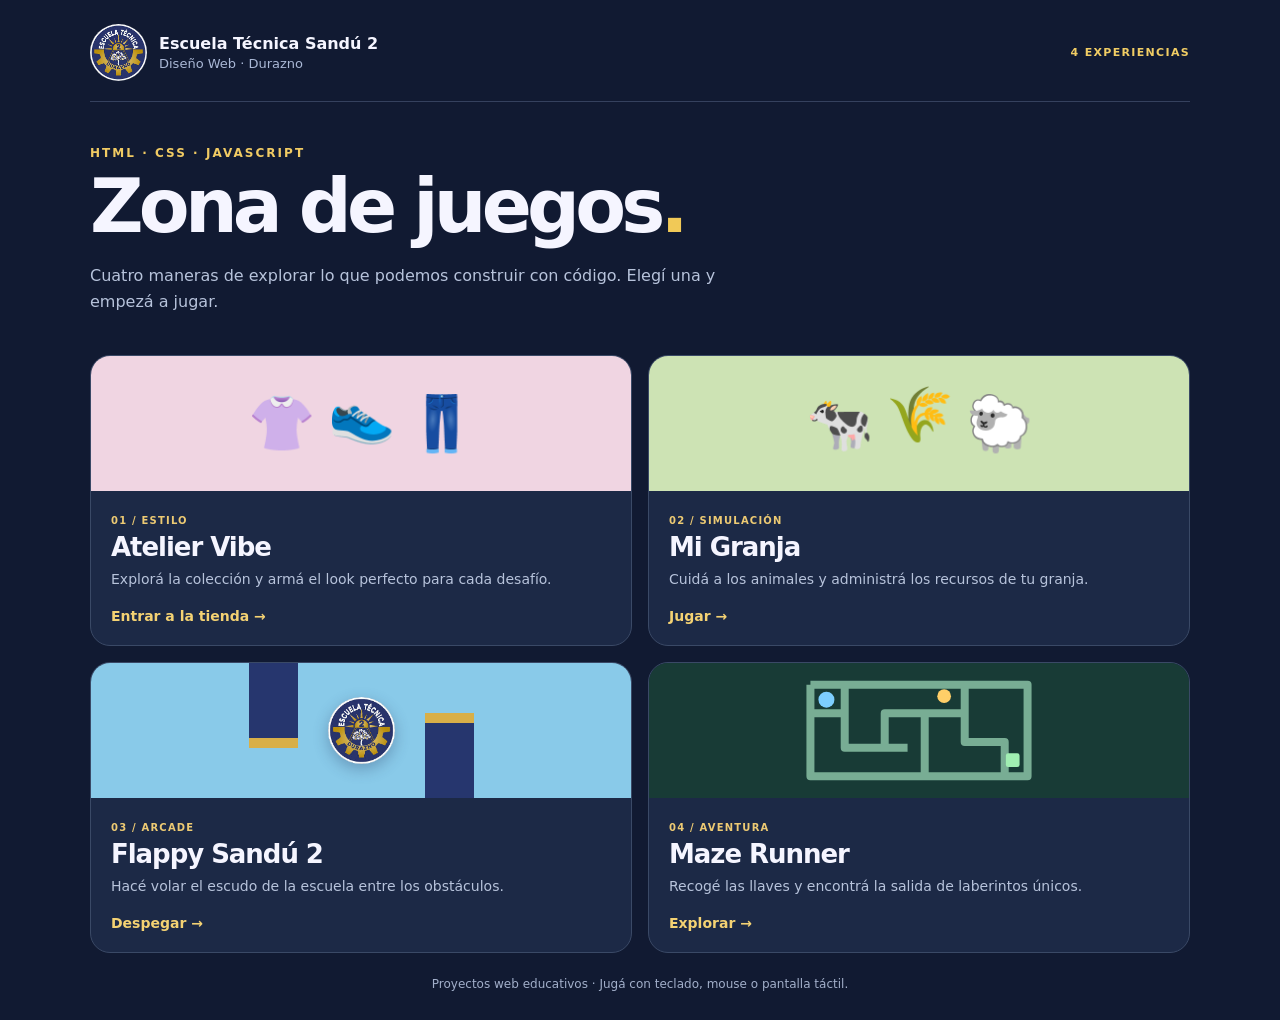
<file: index.html>
<!doctype html><html lang="es"><head><meta charset="utf-8"><meta name="viewport" content="width=device-width,initial-scale=1"><title>Sandú 2 · Zona de juegos</title><link rel="stylesheet" href="style.css"></head><body><main><header><img src="logo.png" alt="Escudo Escuela Técnica 2 Durazno"><div><strong>Escuela Técnica Sandú 2</strong><small>Diseño Web · Durazno</small></div><span class="tag">4 EXPERIENCIAS</span></header><section class="hero"><span class="kicker">HTML · CSS · JAVASCRIPT</span><h1>Zona de juegos<span>.</span></h1><p>Cuatro maneras de explorar lo que podemos construir con código. Elegí una y empezá a jugar.</p></section><section class="games"><a href="atelier-vibe/index.html" class="tile pink"><div class="art"><span>👚</span><span>👟</span><span>👖</span></div><div class="info"><small>01 / ESTILO</small><h2>Atelier Vibe</h2><p>Explorá la colección y armá el look perfecto para cada desafío.</p><strong>Entrar a la tienda →</strong></div></a><a href="mi-granja/index.html" class="tile green"><div class="art"><span>🐄</span><span>🌾</span><span>🐑</span></div><div class="info"><small>02 / SIMULACIÓN</small><h2>Mi Granja</h2><p>Cuidá a los animales y administrá los recursos de tu granja.</p><strong>Jugar →</strong></div></a><a href="flappy-sandu/index.html" class="tile blue"><div class="art flappy"><div></div><img src="logo.png" alt=""><div></div></div><div class="info"><small>03 / ARCADE</small><h2>Flappy Sandú 2</h2><p>Hacé volar el escudo de la escuela entre los obstáculos.</p><strong>Despegar →</strong></div></a><a href="maze-runner/index.html" class="tile maze"><div class="art maze-art"><svg viewBox="0 0 210 100" aria-hidden="true"><path d="M10 10H200V90H10V10M40 10V65H75V35H110V90M145 10V60H180V90M10 35H40M110 35H145M75 65H95" fill="none" stroke="#78ad94" stroke-width="7" stroke-linejoin="round"/><circle cx="24" cy="23" r="7" fill="#7dceff"/><circle cx="127" cy="20" r="6" fill="#ffcf68"/><rect x="181" y="70" width="12" height="12" fill="#a0efb2" rx="2"/></svg></div><div class="info"><small>04 / AVENTURA</small><h2>Maze Runner</h2><p>Recogé las llaves y encontrá la salida de laberintos únicos.</p><strong>Explorar →</strong></div></a></section><footer>Proyectos web educativos · Jugá con teclado, mouse o pantalla táctil.</footer></main></body></html>
</file>
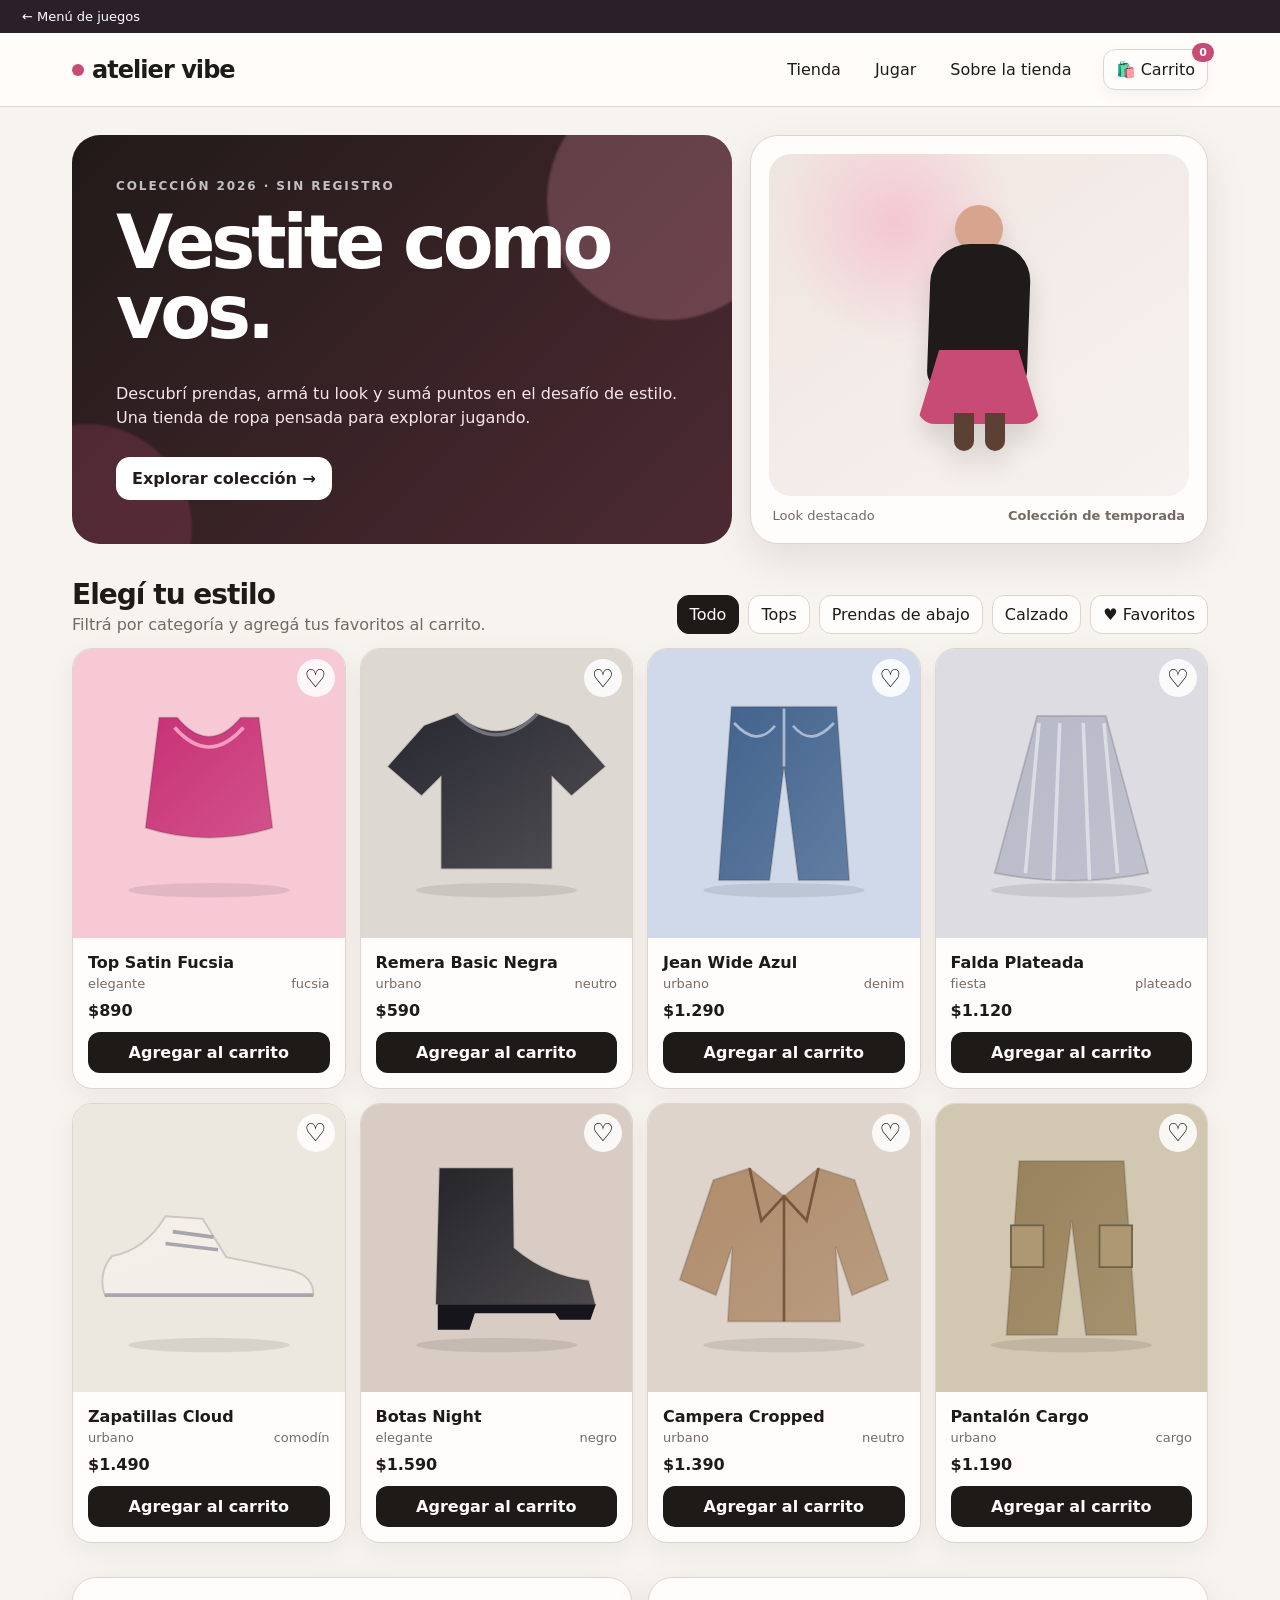
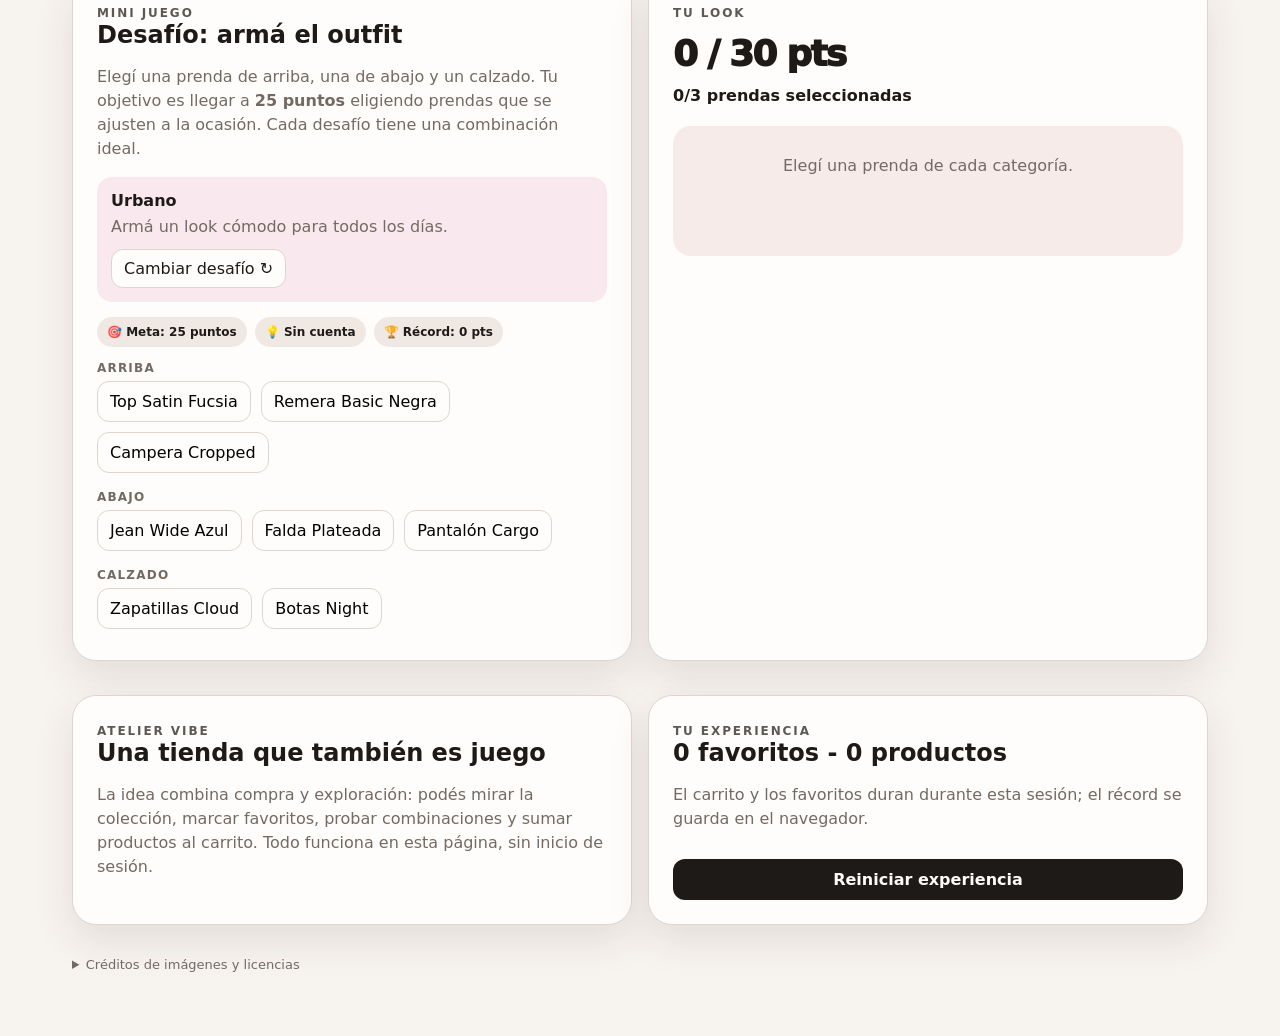
<file: atelier-vibe/index.html>
<!doctype html>
<html lang="es">
<head>
<meta charset="utf-8">
<meta name="viewport" content="width=device-width,initial-scale=1">
<title>Atelier Vibe — Tienda de ropa</title>
<link rel="stylesheet" href="style.css">

</head>
<body>
<div class="app-root"><a class="backlink" href="../index.html">← Menú de juegos</a>
<header><nav class="nav"><div class="brand"><span class="brand-dot"></span> atelier vibe</div><div class="nav-links"><button onclick="scrollToId('shop')">Tienda</button><button onclick="scrollToId('game')">Jugar</button><button onclick="scrollToId('about')">Sobre la tienda</button></div><button class="icon-btn cart-btn" onclick="toggleCart()" aria-label="Abrir carrito">🛍️ Carrito<span class="badge" id="cartBadge">0</span></button></nav></header>
<main>
<section class="hero">
  <div class="hero-copy"><span class="eyebrow">Colección 2026 · Sin registro</span><h1>Vestite como vos.</h1><p>Descubrí prendas, armá tu look y sumá puntos en el desafío de estilo. Una tienda de ropa pensada para explorar jugando.</p><button class="cta" onclick="scrollToId('shop')">Explorar colección →</button></div>
  <div class="hero-art"><div class="look-board"><div class="mannequin"><div class="head"></div><div class="body"></div><div class="skirt"></div><div class="leg l"></div><div class="leg r"></div></div></div><div class="mini-copy"><span>Look destacado</span><strong>Colección de temporada</strong></div></div>
</section>

<section id="shop">
<div class="section-head"><div><h2>Elegí tu estilo</h2><p>Filtrá por categoría y agregá tus favoritos al carrito.</p></div><div class="controls"><button class="chip active" data-filter="all" onclick="filterProducts('all',this)">Todo</button><button class="chip" data-filter="tops" onclick="filterProducts('tops',this)">Tops</button><button class="chip" data-filter="bottoms" onclick="filterProducts('bottoms',this)">Prendas de abajo</button><button class="chip" data-filter="shoes" onclick="filterProducts('shoes',this)">Calzado</button><button class="chip" data-filter="favorites" onclick="filterProducts('favorites',this)">♥ Favoritos</button></div></div>
<div class="grid" id="productGrid"></div>
</section>

<section id="game" class="game">
<div class="game-panel"><span class="eyebrow">Mini juego</span><h3>Desafío: armá el outfit</h3><p>Elegí una prenda de arriba, una de abajo y un calzado. Tu objetivo es llegar a <b>25 puntos</b> eligiendo prendas que se ajusten a la ocasión. Cada desafío tiene una combinación ideal.</p>
<div class="occasion"><strong id="challengeName"></strong><p id="challengeDesc"></p><button class="chip" onclick="nextChallenge()">Cambiar desafío ↻</button></div><div class="meters"><span class="meter">🎯 Meta: 25 puntos</span><span class="meter">💡 Sin cuenta</span><span class="meter">🏆 Récord: <b id="record">0 pts</b></span></div>
<div class="challenge" id="gameOptions"></div></div>
<div class="game-panel"><span class="eyebrow">Tu look</span><div class="score" id="score">0 pts</div><div id="outfitText" class="result">Elegí tres prendas para empezar.</div><div class="outfit-preview" id="outfitPreview"></div></div>
</section>

<section id="about" class="game"><div class="game-panel"><span class="eyebrow">Atelier Vibe</span><h3>Una tienda que también es juego</h3><p>La idea combina compra y exploración: podés mirar la colección, marcar favoritos, probar combinaciones y sumar productos al carrito. Todo funciona en esta página, sin inicio de sesión.</p></div><div class="game-panel"><span class="eyebrow">Tu experiencia</span><h3 id="statsTitle">0 favoritos · 0 productos</h3><p>El carrito y los favoritos duran durante esta sesión; el récord se guarda en el navegador.</p><button class="add" onclick="resetDemo()">Reiniciar experiencia</button></div></section>
<details class="credits"><summary>Créditos de imágenes y licencias</summary><p>Fotografías ilustrativas, no corresponden a productos reales en venta. Si no hay conexión, se muestran dibujos locales.</p><ul><li><a href="https://commons.wikimedia.org/wiki/File:Smiling_woman_pink_shirt.jpg" target="_blank" rel="noopener">Smiling woman pink shirt.jpg</a> · Joshua McKnight (Pexels) · <a href="https://creativecommons.org/publicdomain/zero/1.0/" target="_blank" rel="noopener">CC0 1.0</a></li><li><a href="https://commons.wikimedia.org/wiki/File:Camiseta-negra.jpg" target="_blank" rel="noopener">Camiseta-negra.jpg</a> · Camisetas · <a href="https://creativecommons.org/licenses/by/3.0/" target="_blank" rel="noopener">CC BY 3.0</a></li><li><a href="https://commons.wikimedia.org/wiki/File:Denimjeans2.JPG" target="_blank" rel="noopener">Denimjeans2.JPG</a> · Manda.L.Isch; Petru Dimitriu · <a href="https://creativecommons.org/licenses/by-sa/4.0/" target="_blank" rel="noopener">CC BY-SA 4.0</a></li><li><a href="https://commons.wikimedia.org/wiki/File:Silver_painted_skirt.jpg" target="_blank" rel="noopener">Silver painted skirt.jpg</a> · Andrea Cornell · <a href="https://creativecommons.org/licenses/by-sa/2.0/" target="_blank" rel="noopener">CC BY-SA 2.0</a></li><li><a href="https://commons.wikimedia.org/wiki/File:White_sneakers.jpg" target="_blank" rel="noopener">White sneakers.jpg</a> · Melania Sokolova (Toronto) · <a href="https://creativecommons.org/licenses/by-sa/4.0/" target="_blank" rel="noopener">CC BY-SA 4.0</a></li><li><a href="https://commons.wikimedia.org/wiki/File:Black_high-heeled_boots_in_synthetic_leather_2.jpg" target="_blank" rel="noopener">Black high-heeled boots in synthetic leather 2.jpg</a> · W.carter · <a href="https://creativecommons.org/licenses/by-sa/4.0/" target="_blank" rel="noopener">CC BY-SA 4.0</a></li><li><a href="https://commons.wikimedia.org/wiki/File:Chamois_leather_jacket_%28cropped%29.jpg" target="_blank" rel="noopener">Chamois leather jacket (cropped).jpg</a> · Nikolay Komarov · <a href="https://creativecommons.org/licenses/by-sa/4.0/" target="_blank" rel="noopener">CC BY-SA 4.0</a></li><li><a href="https://commons.wikimedia.org/wiki/File:Khaki_Cargo_Pants_Front.jpg" target="_blank" rel="noopener">Khaki Cargo Pants Front.jpg</a> · Cici water · <a href="https://creativecommons.org/licenses/by-sa/4.0/" target="_blank" rel="noopener">CC BY-SA 4.0</a></li></ul></details></main>

<div class="drawer" id="drawer" onclick="closeCartFromBg(event)"><aside class="drawer-card"><div class="drawer-head"><h2 style="margin:0">Tu carrito</h2><button class="icon-btn" onclick="toggleCart()">✕</button></div><div class="drawer-items" id="cartItems"></div><div class="total"><div style="display:flex;justify-content:space-between"><span>Total</span><strong id="cartTotal">$0</strong></div><button class="checkout" onclick="fakeCheckout()">Simular compra</button></div></aside></div>
<div class="toast" id="toast">Agregado al carrito</div>
</div>
<script src="script.js"></script>

</body>
</html>
</file>
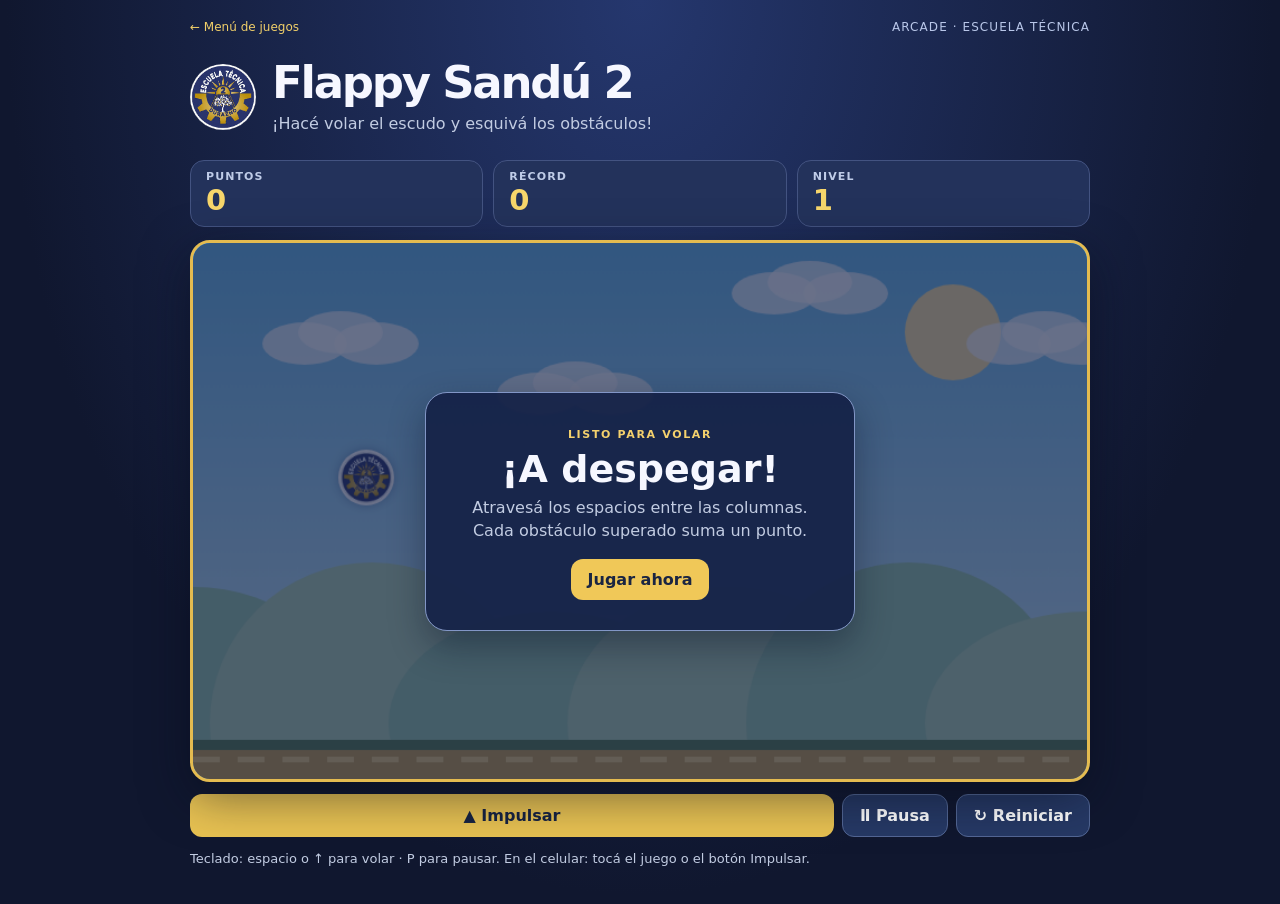
<file: flappy-sandu/index.html>
<!doctype html><html lang="es"><head><meta charset="utf-8"><meta name="viewport" content="width=device-width,initial-scale=1"><title>Flappy Sandú 2</title><link rel="stylesheet" href="style.css"></head><body><main><header><a href="../index.html">← Menú de juegos</a><span>ARCADE · ESCUELA TÉCNICA</span></header><div class="heading"><img src="logo.png" alt="Escuela Técnica 2 Durazno"><div><h1>Flappy Sandú 2</h1><p>¡Hacé volar el escudo y esquivá los obstáculos!</p></div></div><div class="stats"><div>PUNTOS <strong id="score">0</strong></div><div>RÉCORD <strong id="best">0</strong></div><div>NIVEL <strong id="level">1</strong></div></div><section class="stage"><canvas id="game" width="800" height="480" aria-label="Juego de vuelo"></canvas><div class="overlay" id="overlay"><div class="panel"><span class="eyebrow" id="tag">LISTO PARA VOLAR</span><h2 id="headline">¡A despegar!</h2><p id="message">Atravesá los espacios entre las columnas. Cada obstáculo superado suma un punto.</p><button id="start">Jugar ahora</button></div></div></section><div class="actions"><button id="jump">▲ Impulsar</button><button id="pause">Ⅱ Pausa</button><button id="restart">↻ Reiniciar</button></div><p class="help">Teclado: espacio o ↑ para volar · P para pausar. En el celular: tocá el juego o el botón Impulsar.</p></main><script src="script.js"></script></body></html>
</file>
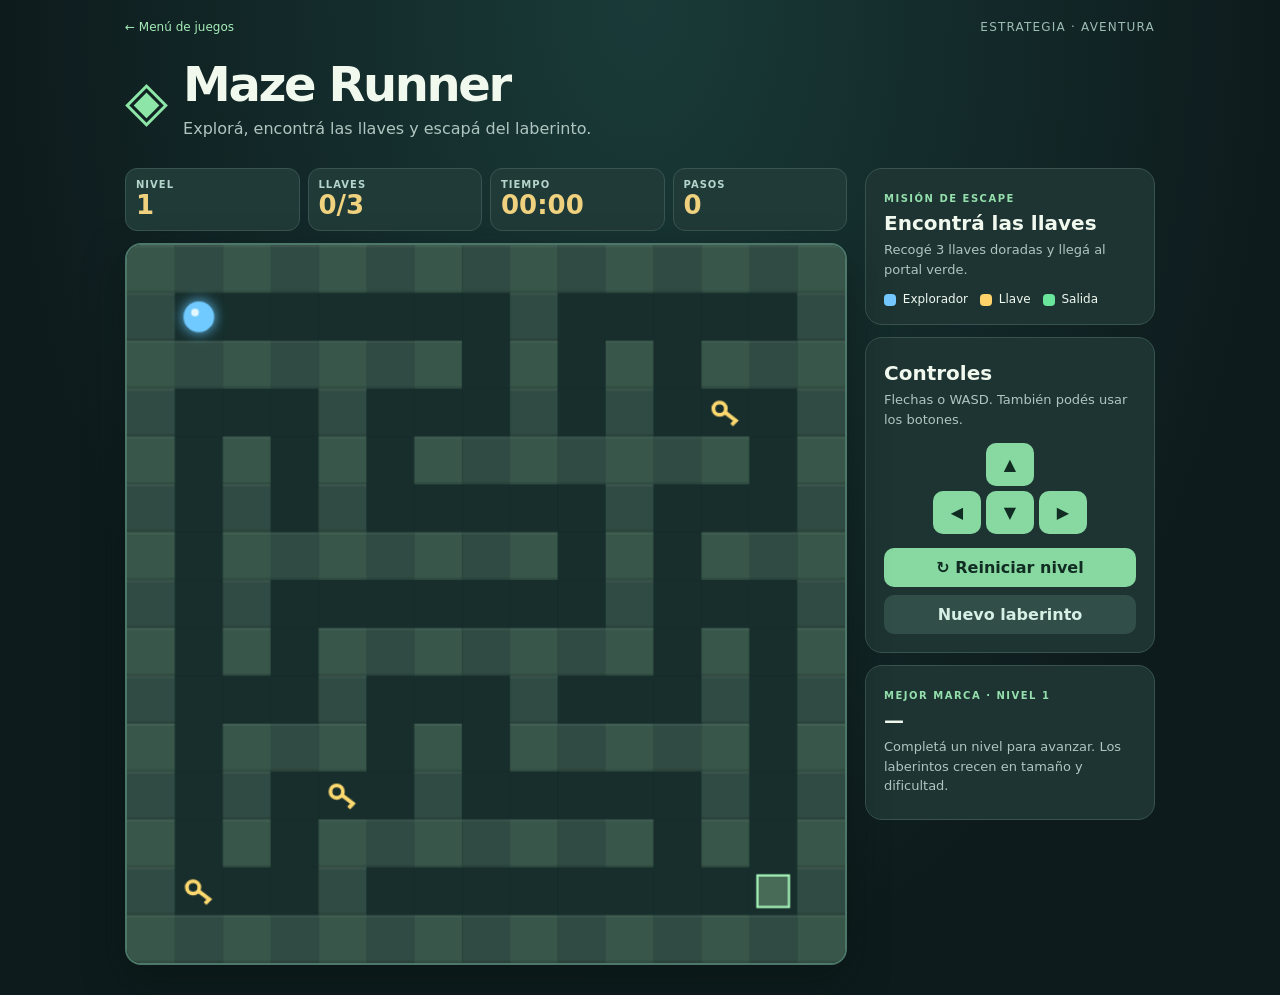
<file: maze-runner/index.html>
<!doctype html><html lang="es"><head><meta charset="utf-8"><meta name="viewport" content="width=device-width,initial-scale=1"><title>Maze Runner · Escape</title><link rel="stylesheet" href="style.css"></head><body><main><header><a href="../index.html">← Menú de juegos</a><span>ESTRATEGIA · AVENTURA</span></header><div class="heading"><span>◈</span><div><h1>Maze Runner</h1><p>Explorá, encontrá las llaves y escapá del laberinto.</p></div></div><div class="layout"><section class="board"><div class="stats"><div>NIVEL <strong id="level">1</strong></div><div>LLAVES <strong id="keys">0/3</strong></div><div>TIEMPO <strong id="timer">00:00</strong></div><div>PASOS <strong id="steps">0</strong></div></div><div class="stage"><canvas id="maze" width="624" height="624" aria-label="Laberinto"></canvas><div id="overlay" class="overlay" hidden><div><span>◆ MISIÓN</span><h2 id="title">¡Escapaste!</h2><p id="result"></p><button id="next">Siguiente nivel</button></div></div></div></section><aside><div class="panel"><span class="kicker">MISIÓN DE ESCAPE</span><h2 id="mission">Encontrá las llaves</h2><p id="hint" aria-live="polite">Recogé las tres llaves doradas y llegá al portal verde.</p><div class="legend"><span><i class="player"></i> Explorador</span><span><i class="key"></i> Llave</span><span><i class="exit"></i> Salida</span></div></div><div class="panel"><h2>Controles</h2><p>Flechas o WASD. También podés usar los botones.</p><div class="dpad"><button data-dir="up" aria-label="Arriba">▲</button><button data-dir="left" aria-label="Izquierda">◀</button><button data-dir="down" aria-label="Abajo">▼</button><button data-dir="right" aria-label="Derecha">▶</button></div><button id="restart" class="wide">↻ Reiniciar nivel</button><button id="new" class="wide secondary">Nuevo laberinto</button></div><div class="panel"><span class="kicker">MEJOR MARCA · NIVEL 1</span><h2 id="best">—</h2><p>Completá un nivel para avanzar. Los laberintos crecen en tamaño y dificultad.</p></div></aside></div></main><script src="script.js"></script></body></html>
</file>
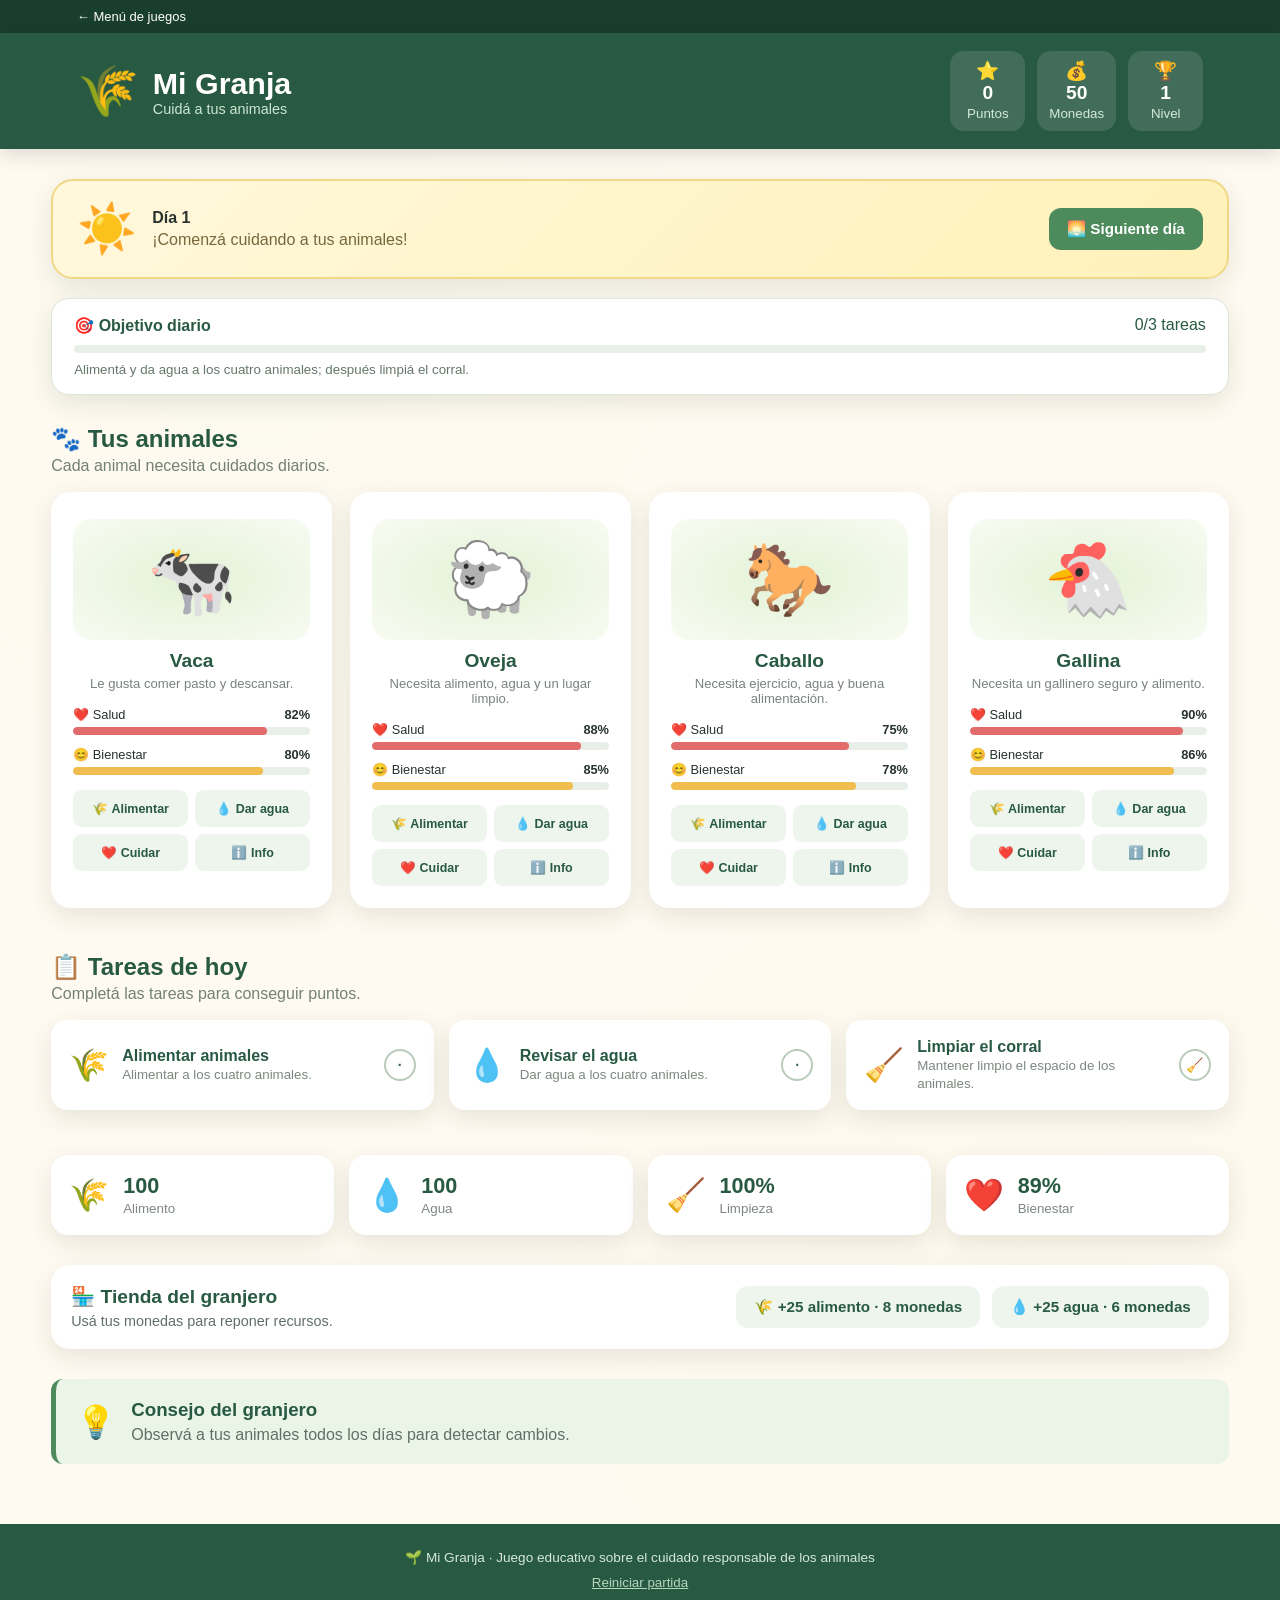
<file: mi-granja/index.html>
<!DOCTYPE html>
<html lang="es">
<head>
    <meta charset="UTF-8">
    <meta name="viewport" content="width=device-width, initial-scale=1.0">
    <meta name="description" content="Juego educativo sobre el cuidado de animales de campo">
    <title>Mi Granja - Cuidando Animales</title>
    <link rel="stylesheet" href="style.css">
</head>

<body><a class="backlink" href="../index.html">← Menú de juegos</a>

    <header class="header">
        <div class="logo">
            <span>🌾</span>
            <div>
                <h1>Mi Granja</h1>
                <p>Cuidá a tus animales</p>
            </div>
        </div>

        <div class="stats">
            <div class="stat">
                <span>⭐</span>
                <strong id="points">0</strong>
                <small>Puntos</small>
            </div>

            <div class="stat">
                <span>💰</span>
                <strong id="coins">50</strong>
                <small>Monedas</small>
            </div>

            <div class="stat">
                <span>🏆</span>
                <strong id="level">1</strong>
                <small>Nivel</small>
            </div>
        </div>
    </header>

    <main>

        <!-- INFORMACIÓN DEL DÍA -->
        <section class="day-panel">
            <div>
                <span class="sun">☀️</span>
                <div>
                    <strong id="day">Día 1</strong>
                    <p id="dayMessage">¡Comenzá cuidando a tus animales!</p>
                </div>
            </div>

            <button id="nextDayBtn" class="btn primary">
                🌅 Siguiente día
            </button>
        </section>

        <section class="daily-progress"><div><strong>🎯 Objetivo diario</strong><span id="dailyCount">0/3 tareas</span></div><div class="progress"><div class="progress-bar" id="dailyBar"></div></div><small>Alimentá y da agua a los cuatro animales; después limpiá el corral.</small></section><!-- ANIMALES -->
        <section>
            <div class="section-title">
                <div>
                    <h2>🐾 Tus animales</h2>
                    <p>Cada animal necesita cuidados diarios.</p>
                </div>
            </div>

            <div id="animalsContainer" class="animals-grid">
                <!-- Los animales se generan desde JavaScript -->
            </div>
        </section>

        <!-- TAREAS -->
        <section class="tasks-section">

            <div class="section-title">
                <div>
                    <h2>📋 Tareas de hoy</h2>
                    <p>Completá las tareas para conseguir puntos.</p>
                </div>
            </div>

            <div id="tasksContainer" class="tasks-grid">
                <!-- Las tareas se generan desde JavaScript -->
            </div>

        </section>

        <!-- GRANERO -->
        <section class="farm-info">

            <div class="info-card">
                <span>🌾</span>
                <div>
                    <strong id="food">100</strong>
                    <small>Alimento</small>
                </div>
            </div>

            <div class="info-card">
                <span>💧</span>
                <div>
                    <strong id="water">100</strong>
                    <small>Agua</small>
                </div>
            </div>

            <div class="info-card">
                <span>🧹</span>
                <div>
                    <strong id="cleanliness">100%</strong>
                    <small>Limpieza</small>
                </div>
            </div>

            <div class="info-card">
                <span>❤️</span>
                <div>
                    <strong id="wellbeing">100%</strong>
                    <small>Bienestar</small>
                </div>
            </div>

        </section>

        <section class="shop-panel"><div><h2>🏪 Tienda del granjero</h2><p>Usá tus monedas para reponer recursos.</p></div><button class="btn secondary" onclick="buySupply('food')">🌾 +25 alimento · 8 monedas</button><button class="btn secondary" onclick="buySupply('water')">💧 +25 agua · 6 monedas</button></section><div id="farmToast" role="status" aria-live="polite"></div><!-- CONSEJOS -->
        <section class="tips">
            <div class="tip-icon">💡</div>
            <div>
                <h3>Consejo del granjero</h3>
                <p id="tipText">
                    Los animales necesitan agua limpia y fresca todos los días.
                </p>
            </div>
        </section>

    </main>

    <!-- MODAL -->
    <div id="modal" class="modal hidden">
        <div class="modal-content">
            <button id="closeModal" class="close-btn">×</button>
            <div id="modalIcon" class="modal-icon">🐄</div>
            <h2 id="modalTitle">Animal</h2>
            <p id="modalText">Información</p>
            <button id="modalButton" class="btn primary">Aceptar</button>
        </div>
    </div>

    <footer>
        <p>🌱 Mi Granja · Juego educativo sobre el cuidado responsable de los animales</p>
        <button id="resetBtn" class="reset-btn">Reiniciar partida</button>
    </footer>

    <script src="script.js"></script>
</body>
</html>
</file>
<file: style.css>
*{box-sizing:border-box}body{margin:0;background:#111a32;color:#f5f5ff;font-family:system-ui,sans-serif;min-height:100vh}main{max-width:1100px;width:92%;margin:auto;padding:24px 0}header{display:flex;align-items:center;gap:12px;border-bottom:1px solid #35415e;padding-bottom:20px}header img{width:57px;border-radius:50%}header strong,header small{display:block}header small{color:#aab8d6;font-size:13px;margin-top:3px}.tag{margin-left:auto;font-size:11px;color:#f1cd64;font-weight:800;letter-spacing:.12em}.hero{padding:40px 0 25px}.kicker{font-weight:800;font-size:12px;letter-spacing:.17em;color:#f1cb63}h1{font-size:clamp(42px,7vw,74px);margin:5px 0;letter-spacing:-.065em;line-height:1.1}h1 span{color:#f1c957}.hero p{color:#b7c3db;max-width:650px;line-height:1.6}.games{display:grid;grid-template-columns:repeat(2,minmax(0,1fr));gap:16px}.tile{color:inherit;text-decoration:none;background:#1c2946;border:1px solid #3a4966;border-radius:20px;overflow:hidden;transition:transform .2s,box-shadow .2s}.tile:hover{transform:translateY(-4px);box-shadow:0 12px 25px #0004}.tile:focus-visible{outline:3px solid #f5d36c;outline-offset:4px}.art{height:135px;display:flex;align-items:center;justify-content:center;gap:13px;font-size:54px;background:#f0d5e2;overflow:hidden}.art span:nth-child(2){transform:translateY(-9px)}.green .art{background:#cde3b4}.blue .art{background:#89cae9}.maze .art{background:#183b36}.flappy{gap:30px}.flappy img{width:67px;border-radius:50%;box-shadow:0 5px 15px #26386355}.flappy div{background:#26366e;border-bottom:10px solid #d8af48;height:85px;width:49px;align-self:flex-start}.flappy div:last-child{align-self:flex-end;border-bottom:0;border-top:10px solid #d8af48}.maze-art svg{width:240px;height:115px}.info{padding:18px 20px 20px}.info small{font-size:10px;letter-spacing:.12em;color:#edca73;font-weight:800}.info h2{font-size:26px;letter-spacing:-.04em;margin:4px 0}.info p{font-size:14px;color:#b7c3db;line-height:1.5;margin:7px 0 16px}.info strong{font-size:14px;color:#f4d273}footer{text-align:center;color:#a2afca;font-size:12px;padding:24px 0 5px}@media(max-width:600px){.games{grid-template-columns:1fr}.hero{padding:25px 0 15px}.tag{display:none}.art{height:120px}}
</file>
<file: atelier-vibe/style.css>
:root{
  --bg:#f7f3ef; --surface:#fffdfb; --surface-2:#f0e9e3; --text:#1e1a18; --muted:#746a64;
  --accent:#c84b75; --accent-2:#d99caa; --line:#ded5ce; --good:#4f8f6b; --shadow:0 16px 40px rgba(54,37,28,.10);
}
*{box-sizing:border-box}
html{scroll-behavior:smooth}
body{margin:0;font-family:Inter,ui-sans-serif,system-ui,-apple-system,Segoe UI,Roboto,Arial,sans-serif;background:var(--bg);color:var(--text)}
button,input,select{font:inherit}
button{cursor:pointer}
.app-root{min-height:100vh;background:light-dark(#f7f3ef,#1c1816);color:light-dark(#1e1a18,#f5efea);border-radius:0}
header{position:sticky;top:0;z-index:20;background:color-mix(in srgb,var(--surface) 92%,transparent);backdrop-filter:blur(16px);border-bottom:1px solid var(--line)}
.nav{max-width:1180px;margin:auto;padding:16px 22px;display:flex;align-items:center;gap:18px}
.brand{font-weight:900;letter-spacing:-.04em;font-size:24px;display:flex;align-items:center;gap:8px}
.brand-dot{width:12px;height:12px;border-radius:50%;background:var(--accent);display:inline-block}
.nav-links{display:flex;gap:8px;margin-left:auto}
.nav-links button,.icon-btn{border:1px solid transparent;background:transparent;padding:10px 12px;border-radius:12px;color:inherit}
.nav-links button:hover,.icon-btn:hover{background:var(--surface-2)}
.cart-btn{border:1px solid var(--line)!important;background:var(--surface)!important;box-shadow:0 6px 15px rgba(0,0,0,.05);position:relative}
.badge{position:absolute;top:-7px;right:-7px;background:var(--accent);color:white;border-radius:999px;font-size:11px;padding:3px 7px;font-weight:800}
main{max-width:1180px;margin:auto;padding:28px 22px 64px}
.hero{display:grid;grid-template-columns:1.18fr .82fr;gap:18px;align-items:stretch;margin-bottom:22px}
.hero-copy{background:linear-gradient(135deg,#211a18,#4d2a33);color:white;border-radius:28px;padding:44px;min-height:360px;position:relative;overflow:hidden;display:flex;flex-direction:column;justify-content:center}
.hero-copy:before,.hero-copy:after{content:"";position:absolute;border-radius:50%;filter:blur(1px);opacity:.25}.hero-copy:before{width:240px;height:240px;background:#e99aae;right:-55px;top:-55px}.hero-copy:after{width:210px;height:210px;background:#b44870;left:-90px;bottom:-90px}
.eyebrow{font-size:12px;letter-spacing:.16em;text-transform:uppercase;opacity:.72;font-weight:800}
.hero h1{font-size:clamp(40px,6vw,74px);line-height:.95;letter-spacing:-.055em;margin:14px 0 18px;max-width:700px;position:relative;z-index:1}
.hero p{max-width:600px;color:#f4e7eb;line-height:1.55;position:relative;z-index:1}
.cta{display:inline-flex;align-items:center;gap:8px;border:0;background:#fff;color:#241b1c;border-radius:14px;padding:12px 16px;font-weight:850;margin-top:10px;position:relative;z-index:1;width:max-content}
.hero-art{background:var(--surface);border:1px solid var(--line);border-radius:28px;padding:18px;display:grid;grid-template-rows:1fr auto;min-height:360px;box-shadow:var(--shadow)}
.look-board{position:relative;border-radius:22px;background:radial-gradient(circle at 30% 20%,#f4c7d1,transparent 30%),linear-gradient(145deg,#efe5e0,#f7f2ef);overflow:hidden;display:flex;align-items:center;justify-content:center}
.mannequin{width:180px;height:250px;position:relative;filter:drop-shadow(0 15px 12px rgba(0,0,0,.12))}
.head{width:48px;height:48px;background:#d7a58e;border-radius:50%;position:absolute;left:66px;top:5px}.body{position:absolute;left:40px;top:44px;width:100px;height:145px;background:#1f1b1a;border-radius:38px 38px 18px 18px;transform:skew(-2deg)}.skirt{position:absolute;left:28px;top:150px;width:124px;height:74px;background:#c84b75;clip-path:polygon(18% 0,82% 0,100% 100%,0 100%);border-radius:4px 4px 18px 18px}.leg{position:absolute;top:213px;width:20px;height:38px;background:#5c4033;border-radius:0 0 12px 12px}.leg.l{left:65px}.leg.r{left:96px}
.hero-art .mini-copy{display:flex;justify-content:space-between;align-items:center;padding:12px 4px 2px;color:var(--muted);font-size:13px}
.section-head{display:flex;justify-content:space-between;align-items:end;gap:16px;margin:34px 0 14px}.section-head h2{margin:0;font-size:28px;letter-spacing:-.035em}.section-head p{margin:4px 0 0;color:var(--muted)}
.controls{display:flex;gap:9px;flex-wrap:wrap}.chip,.select{border:1px solid var(--line);background:var(--surface);padding:9px 12px;border-radius:12px;color:inherit}.chip.active{background:var(--text);color:var(--surface);border-color:var(--text)}
.grid{display:grid;grid-template-columns:repeat(4,minmax(0,1fr));gap:14px}
.card{background:var(--surface);border:1px solid var(--line);border-radius:20px;overflow:hidden;box-shadow:0 8px 26px rgba(54,37,28,.06);transition:.18s transform,.18s box-shadow}.card:hover{transform:translateY(-3px);box-shadow:var(--shadow)}
.product-img{aspect-ratio:4/4.6;display:flex;align-items:center;justify-content:center;font-size:76px;position:relative}.product-img span{filter:drop-shadow(0 12px 10px rgba(0,0,0,.12))}.fav{position:absolute;top:10px;right:10px;border:0;background:rgba(255,255,255,.86);width:38px;height:38px;border-radius:50%;font-size:18px}.fav.active{color:var(--accent)}
.info{padding:15px}.name{font-weight:850;margin-bottom:4px}.meta{font-size:13px;color:var(--muted);display:flex;justify-content:space-between;gap:8px}.price{font-weight:900;margin-top:10px}.add{width:100%;border:0;background:var(--text);color:var(--surface);padding:11px;border-radius:12px;margin-top:12px;font-weight:800}
.game{margin-top:34px;display:grid;grid-template-columns:1fr 1fr;gap:16px}.game-panel{background:var(--surface);border:1px solid var(--line);border-radius:24px;padding:24px;box-shadow:var(--shadow)}.game-panel h3{margin:0 0 7px;font-size:24px}.game-panel p{color:var(--muted);line-height:1.5}.meters{display:flex;gap:8px;flex-wrap:wrap;margin:14px 0}.meter{padding:8px 10px;border-radius:999px;background:var(--surface-2);font-size:12px;font-weight:800}.challenge{display:flex;gap:10px;flex-wrap:wrap}.challenge button{border:1px solid var(--line);background:var(--surface);padding:10px 12px;border-radius:12px}.challenge button.selected{border-color:var(--accent);background:#fceaf0}.score{font-size:36px;font-weight:950;letter-spacing:-.05em;margin:12px 0}.result{min-height:24px;font-weight:800}.good{color:var(--good)}
.drawer{position:fixed;inset:0;background:rgba(20,14,12,.34);display:none;z-index:50}.drawer.open{display:block}.drawer-card{position:absolute;right:0;top:0;height:100%;width:min(420px,100%);background:var(--surface);padding:22px;display:flex;flex-direction:column;box-shadow:-20px 0 60px rgba(0,0,0,.18)}.drawer-head{display:flex;justify-content:space-between;align-items:center}.drawer-items{overflow:auto;display:grid;gap:10px;margin:18px 0}.cart-row{display:grid;grid-template-columns:64px 1fr auto;gap:10px;align-items:center;background:var(--surface-2);padding:9px;border-radius:14px}.cart-art{width:64px;height:64px;border-radius:12px;display:grid;place-items:center;font-size:32px}.qty{display:flex;align-items:center;gap:8px;margin-top:5px}.qty button{width:26px;height:26px;border-radius:8px;border:1px solid var(--line);background:var(--surface)}.total{margin-top:auto;border-top:1px solid var(--line);padding-top:16px}.checkout{width:100%;border:0;background:var(--accent);color:white;padding:13px;border-radius:13px;font-weight:900;margin-top:10px}
.toast{position:fixed;bottom:22px;left:50%;transform:translateX(-50%) translateY(20px);background:#201918;color:white;padding:11px 15px;border-radius:999px;opacity:0;pointer-events:none;transition:.25s;z-index:70;font-weight:800}.toast.show{opacity:1;transform:translateX(-50%) translateY(0)}
@media (max-width:900px){.grid{grid-template-columns:repeat(2,1fr)}.hero{grid-template-columns:1fr}.game{grid-template-columns:1fr}.nav-links button{display:none}}
@media (max-width:560px){main{padding:18px 14px 48px}.nav{padding:13px 14px}.grid{grid-template-columns:1fr}.hero-copy,.hero-art{min-height:310px;padding:28px}.hero h1{font-size:50px}.section-head{align-items:flex-start;flex-direction:column}}

.backlink{display:block;background:#2b2027;color:#fff;padding:9px 22px;font-size:13px;text-decoration:none}.product-img{aspect-ratio:4/4.25;overflow:hidden}.product-img img{width:100%;height:100%;object-fit:contain;transition:transform .3s}.card:hover .product-img img{transform:scale(1.04)}.fav{z-index:1;font-size:25px;line-height:1}.cart-art img{width:100%;height:100%;object-fit:contain}.occasion{padding:14px;border-radius:15px;background:#f9e8ee;margin:15px 0}.occasion p{margin:5px 0 10px}.outfit-preview{display:grid;grid-template-columns:repeat(3,minmax(0,1fr));gap:8px;background:#f6ebe9;padding:12px;border-radius:18px;margin-top:16px;min-height:130px}.outfit-preview div{min-width:0;text-align:center}.outfit-preview img{width:100%;height:100px;object-fit:contain;background:#fff;border-radius:12px}.outfit-preview small{display:block;font-size:11px;font-weight:700}.outfit-preview>p{grid-column:1/-1;text-align:center}.credits{margin-top:32px;color:var(--muted);font-size:13px}.credits a{color:#963858}.credits li{margin:6px 0}.empty{grid-column:1/-1}.nav-links button:focus-visible,.chip:focus-visible,button:focus-visible{outline:3px solid #c84b75;outline-offset:3px}@media(max-width:560px){.grid{grid-template-columns:repeat(2,minmax(0,1fr));gap:9px}.info{padding:10px}.name{font-size:14px}.meta{font-size:11px}.add{font-size:12px}.hero-art{padding:16px}.hero-copy{padding:26px}.outfit-preview img{height:78px}}
</file>
<file: flappy-sandu/style.css>
*{box-sizing:border-box}body{margin:0;background:radial-gradient(ellipse at top,#25376e,#10172f 70%);color:#f6f7ff;font-family:system-ui,sans-serif;min-height:100vh}main{width:min(900px,94%);margin:auto;padding:20px 0 30px}header{display:flex;justify-content:space-between;align-items:center;gap:12px;font-size:12px;letter-spacing:.09em;color:#b9c7e9}a{color:#f1cf69;text-decoration:none;letter-spacing:0}a:hover{text-decoration:underline}.heading{display:flex;align-items:center;gap:16px;margin:22px 0}.heading img{width:66px;border-radius:50%}h1{margin:0;font-size:clamp(27px,5vw,45px);letter-spacing:-.05em}p{margin:5px 0;color:#c2cce2}.stats{display:grid;grid-template-columns:repeat(3,1fr);gap:10px;margin-bottom:13px}.stats>div{background:#23325b;border:1px solid #435381;border-radius:14px;padding:9px 15px;color:#bfcce8;font-size:11px;font-weight:800;letter-spacing:.1em}.stats strong{display:block;color:#f7d66b;font-size:29px;letter-spacing:0}.stage{position:relative;border:3px solid #e4bb50;border-radius:20px;overflow:hidden;background:#83cee9;box-shadow:0 15px 48px #070b1a80}canvas{display:block;width:100%;height:auto;touch-action:none}.overlay{position:absolute;inset:0;background:#121d43a0;display:grid;place-items:center;padding:12px;text-align:center}.overlay[hidden]{display:none}.panel{background:#152247ed;border:1px solid #8296c6;border-radius:22px;padding:clamp(12px,3vw,30px);max-width:430px;box-shadow:0 15px 35px #07102660}.eyebrow{color:#f4d16d;font-size:11px;font-weight:800;letter-spacing:.15em}h2{font-size:clamp(22px,4vw,38px);margin:5px 0}.panel p{font-size:clamp(12px,2vw,16px);line-height:1.45}.panel button{margin-top:12px;background:#f0c858;color:#1a2542;border:0}.actions{display:flex;gap:8px;margin-top:12px}button{font:inherit;font-weight:800;color:white;background:#263965;border:1px solid #536795;border-radius:12px;padding:11px 17px;cursor:pointer;touch-action:manipulation}button:hover{filter:brightness(1.15)}button:focus-visible{outline:3px solid #ffe183;outline-offset:2px}#jump{flex:1;background:#e8c252;color:#172342;border:0}.help{font-size:13px;line-height:1.5;margin-top:12px}@media(max-width:500px){header span{font-size:9px}.heading img{width:48px}.heading{margin:15px 0}.stats strong{font-size:23px}.actions button{padding:11px 9px;font-size:13px}.panel button{padding:7px 12px}}
</file>
<file: maze-runner/style.css>
*{box-sizing:border-box}body{margin:0;background:radial-gradient(ellipse at top,#193b38,#0e1b1d 70%);color:#f1f9ef;font-family:system-ui,sans-serif;min-height:100vh}main{max-width:1030px;width:94%;margin:auto;padding:20px 0 30px}header{display:flex;justify-content:space-between;color:#9dbcb4;font-size:12px;letter-spacing:.1em;gap:10px}a{color:#a5ecb9;text-decoration:none;letter-spacing:0}.heading{display:flex;align-items:center;gap:15px;margin:22px 0}.heading>span{font-size:56px;line-height:1;color:#8de5a7}h1{margin:0;font-size:clamp(28px,5vw,48px);letter-spacing:-.05em}p{color:#afc5c0;line-height:1.5;margin:5px 0}.layout{display:grid;grid-template-columns:minmax(0,1fr) 290px;gap:18px}.stats{display:grid;grid-template-columns:repeat(4,1fr);gap:8px;margin-bottom:12px}.stats>div{background:#203a38;border:1px solid #395551;border-radius:12px;padding:10px;color:#b4d5cb;font-size:10px;font-weight:800;letter-spacing:.1em}.stats strong{display:block;font-size:clamp(18px,3vw,26px);letter-spacing:0;color:#f0d17e}.stage{position:relative;border:2px solid #4c7769;border-radius:16px;overflow:hidden;box-shadow:0 16px 38px #07141080}canvas{display:block;width:100%;height:auto;touch-action:none}aside{display:grid;gap:12px;align-content:start}.panel{background:#1d3433;border:1px solid #38534f;border-radius:17px;padding:18px}.kicker,.overlay span{font-size:10px;letter-spacing:.15em;color:#94dfac;font-weight:800}h2{font-size:20px;margin:5px 0}.panel p{font-size:13px}.legend{display:flex;flex-wrap:wrap;gap:12px;margin-top:13px;font-size:12px}.legend i{display:inline-block;width:12px;height:12px;border-radius:4px;vertical-align:middle;margin-right:3px}.player{background:#73c9ff}.key{background:#ffd369}.exit{background:#69e59c}.dpad{display:grid;grid-template-columns:repeat(3,48px);grid-template-rows:repeat(2,43px);justify-content:center;gap:5px;margin:14px 0}.dpad button:first-child{grid-column:2}.dpad button:nth-child(2){grid-column:1;grid-row:2}.dpad button:nth-child(3){grid-column:2;grid-row:2}.dpad button:nth-child(4){grid-column:3;grid-row:2}button{background:#87d9a1;border:0;border-radius:10px;color:#112c22;font:inherit;font-weight:800;cursor:pointer;touch-action:manipulation}button:hover{filter:brightness(1.15)}button:focus-visible{outline:3px solid #ffe285;outline-offset:2px}.wide{display:block;width:100%;padding:10px;margin-top:8px}.secondary{background:#314e48;color:#d7f0e5}.overlay{position:absolute;inset:0;display:grid;place-items:center;background:#0d2424cf;text-align:center;padding:15px}.overlay[hidden]{display:none}.overlay>div{background:#203d37;padding:25px;border-radius:18px;border:1px solid #73bc91}.overlay h2{font-size:32px}.overlay button{padding:12px 20px;margin-top:15px}@media(max-width:800px){.layout{grid-template-columns:1fr}aside{grid-template-columns:1fr 1fr}.panel:last-child{grid-column:1/-1}}@media(max-width:480px){aside{grid-template-columns:1fr}.stats>div{padding:8px 6px}.heading{margin:15px 0}.heading>span{font-size:40px}.panel{padding:14px}.dpad{grid-template-columns:repeat(3,64px);grid-template-rows:repeat(2,48px)}}
</file>
<file: mi-granja/style.css>
:root {
    --green-dark: #285943;
    --green: #4d8b5d;
    --green-light: #dff0df;
    --cream: #fffaf0;
    --brown: #8b5e3c;
    --yellow: #f4c95d;
    --red: #df5c5c;
    --blue: #5aa9d6;
    --text: #28332d;
    --white: #ffffff;
    --shadow: 0 8px 25px rgba(47, 67, 52, 0.12);
}

* {
    box-sizing: border-box;
    margin: 0;
    padding: 0;
}

body {
    font-family: "Trebuchet MS", Arial, sans-serif;
    background:
        linear-gradient(
            rgba(255, 250, 240, 0.94),
            rgba(255, 250, 240, 0.94)
        ),
        radial-gradient(circle at 20% 20%, #dcefd8, transparent 30%),
        radial-gradient(circle at 80% 80%, #f6e7bd, transparent 30%);
    color: var(--text);
    min-height: 100vh;
}

/* HEADER */

.header {
    background: var(--green-dark);
    color: white;
    min-height: 100px;
    padding: 18px 6%;
    display: flex;
    justify-content: space-between;
    align-items: center;
    gap: 25px;
    box-shadow: 0 4px 20px rgba(0,0,0,0.15);
}

.logo {
    display: flex;
    align-items: center;
    gap: 14px;
}

.logo > span {
    font-size: 3.1rem;
}

.logo h1 {
    font-size: 1.9rem;
}

.logo p {
    color: #cce7d1;
    font-size: 0.9rem;
}

.stats {
    display: flex;
    gap: 12px;
}

.stat {
    min-width: 75px;
    padding: 9px 12px;
    border-radius: 14px;
    background: rgba(255,255,255,0.12);
    text-align: center;
}

.stat span {
    display: block;
    font-size: 1.15rem;
}

.stat strong {
    display: block;
    font-size: 1.2rem;
}

.stat small {
    color: #d4ead8;
}

/* MAIN */

main {
    width: min(1200px, 92%);
    margin: 30px auto 60px;
}

/* DAY PANEL */

.day-panel {
    background: linear-gradient(135deg, #fff8dc, #fff1b9);
    border: 2px solid #f0d887;
    border-radius: 22px;
    padding: 20px 24px;
    display: flex;
    justify-content: space-between;
    align-items: center;
    gap: 20px;
    margin-bottom: 35px;
    box-shadow: var(--shadow);
}

.day-panel > div {
    display: flex;
    align-items: center;
    gap: 15px;
}

.sun {
    font-size: 3rem;
}

.day-panel p {
    margin-top: 4px;
    color: #77673c;
}

/* BUTTONS */

.btn {
    border: none;
    border-radius: 12px;
    padding: 12px 18px;
    font-weight: bold;
    cursor: pointer;
    transition: 0.2s;
    font-size: 0.95rem;
}

.btn:hover {
    transform: translateY(-2px);
    filter: brightness(1.04);
}

.btn:active {
    transform: scale(0.97);
}

.primary {
    background: var(--green);
    color: white;
}

.secondary {
    background: #edf5ec;
    color: var(--green-dark);
}

.danger {
    background: #ffe4e4;
    color: #a93c3c;
}

/* SECTION TITLE */

.section-title {
    margin-bottom: 17px;
}

.section-title h2 {
    color: var(--green-dark);
    font-size: 1.5rem;
}

.section-title p {
    margin-top: 4px;
    color: #728076;
}

/* ANIMALS */

.animals-grid {
    display: grid;
    grid-template-columns: repeat(4, 1fr);
    gap: 18px;
}

.animal-card {
    background: white;
    border-radius: 20px;
    padding: 20px;
    box-shadow: var(--shadow);
    border: 2px solid transparent;
    transition: 0.25s;
    position: relative;
    overflow: hidden;
}

.animal-card:hover {
    transform: translateY(-5px);
    border-color: #cfe5d0;
}

.animal-icon {
    font-size: 4.5rem;
    text-align: center;
    margin: 5px 0 10px;
    transition: transform 0.3s;
}

.animal-card:hover .animal-icon {
    transform: scale(1.08) rotate(-2deg);
}

.animal-name {
    text-align: center;
    color: var(--green-dark);
    font-size: 1.2rem;
}

.animal-description {
    text-align: center;
    color: #79837d;
    font-size: 0.82rem;
    margin: 4px 0 16px;
}

.status {
    margin-bottom: 12px;
}

.status-line {
    display: flex;
    justify-content: space-between;
    font-size: 0.8rem;
    margin-bottom: 5px;
}

.progress {
    height: 8px;
    background: #e8eee8;
    border-radius: 20px;
    overflow: hidden;
}

.progress-bar {
    height: 100%;
    border-radius: 20px;
    transition: width 0.4s;
}

.health-bar {
    background: #e26b6b;
}

.happiness-bar {
    background: #f0bd4e;
}

.animal-actions {
    display: grid;
    grid-template-columns: 1fr 1fr;
    gap: 7px;
    margin-top: 15px;
}

.animal-actions button {
    border: none;
    padding: 9px 4px;
    border-radius: 9px;
    cursor: pointer;
    font-size: 0.78rem;
    background: #edf5ec;
    color: var(--green-dark);
    transition: 0.2s;
}

.animal-actions button:hover {
    background: #dceedd;
}

/* TASKS */

.tasks-section {
    margin-top: 45px;
}

.tasks-grid {
    display: grid;
    grid-template-columns: repeat(3, 1fr);
    gap: 15px;
}

.task {
    background: white;
    padding: 18px;
    border-radius: 16px;
    box-shadow: var(--shadow);
    display: flex;
    align-items: center;
    gap: 13px;
    transition: 0.2s;
}

.task:hover {
    transform: translateY(-2px);
}

.task-icon {
    font-size: 2rem;
}

.task-content {
    flex: 1;
}

.task-content strong {
    display: block;
    color: var(--green-dark);
}

.task-content small {
    color: #7c887f;
}

.task.completed {
    opacity: 0.6;
    background: #eaf5e9;
}

.task.completed strong {
    text-decoration: line-through;
}

.task-check {
    width: 32px;
    height: 32px;
    border-radius: 50%;
    border: 2px solid #b9cbbb;
    background: white;
    cursor: pointer;
    font-weight: bold;
    color: white;
}

.task.completed .task-check {
    background: var(--green);
    border-color: var(--green);
}

/* FARM INFO */

.farm-info {
    display: grid;
    grid-template-columns: repeat(4, 1fr);
    gap: 15px;
    margin-top: 45px;
}

.info-card {
    background: white;
    padding: 18px;
    border-radius: 17px;
    box-shadow: var(--shadow);
    display: flex;
    align-items: center;
    gap: 14px;
}

.info-card > span {
    font-size: 2rem;
}

.info-card strong {
    display: block;
    font-size: 1.35rem;
    color: var(--green-dark);
}

.info-card small {
    color: #7d877f;
}

/* TIPS */

.tips {
    margin-top: 30px;
    padding: 20px;
    background: #eaf5e8;
    border-left: 5px solid var(--green);
    border-radius: 12px;
    display: flex;
    align-items: center;
    gap: 15px;
}

.tip-icon {
    font-size: 2rem;
}

.tips h3 {
    color: var(--green-dark);
    margin-bottom: 5px;
}

.tips p {
    color: #607067;
}

/* MODAL */

.modal {
    position: fixed;
    inset: 0;
    background: rgba(24, 43, 30, 0.65);
    display: flex;
    justify-content: center;
    align-items: center;
    padding: 20px;
    z-index: 100;
}

.modal.hidden {
    display: none;
}

.modal-content {
    width: min(420px, 100%);
    background: white;
    border-radius: 24px;
    padding: 35px;
    text-align: center;
    position: relative;
    animation: modalIn 0.25s ease;
}

@keyframes modalIn {
    from {
        opacity: 0;
        transform: scale(0.85);
    }

    to {
        opacity: 1;
        transform: scale(1);
    }
}

.close-btn {
    position: absolute;
    top: 12px;
    right: 15px;
    border: none;
    background: transparent;
    font-size: 2rem;
    color: #777;
    cursor: pointer;
}

.modal-icon {
    font-size: 5rem;
    margin-bottom: 10px;
}

.modal-content h2 {
    color: var(--green-dark);
    margin-bottom: 10px;
}

.modal-content p {
    color: #67736a;
    line-height: 1.5;
    margin-bottom: 20px;
}

/* FOOTER */

footer {
    background: var(--green-dark);
    color: #d6e9d9;
    text-align: center;
    padding: 25px;
    font-size: 0.85rem;
}

.reset-btn {
    border: none;
    background: transparent;
    color: #b5d6bb;
    margin-top: 10px;
    cursor: pointer;
    text-decoration: underline;
}

/* RESPONSIVE */

@media (max-width: 950px) {

    .animals-grid {
        grid-template-columns: repeat(2, 1fr);
    }

    .tasks-grid {
        grid-template-columns: 1fr 1fr;
    }

    .farm-info {
        grid-template-columns: repeat(2, 1fr);
    }
}

@media (max-width: 650px) {

    .header {
        flex-direction: column;
        align-items: stretch;
    }

    .logo {
        justify-content: center;
    }

    .stats {
        justify-content: center;
    }

    .day-panel {
        flex-direction: column;
        text-align: center;
    }

    .day-panel > div {
        justify-content: center;
    }

    .animals-grid,
    .tasks-grid,
    .farm-info {
        grid-template-columns: 1fr;
    }

    .animal-card {
        padding: 18px;
    }

    .logo h1 {
        font-size: 1.5rem;
    }
}

.backlink{display:block;background:#193e2e;color:white;padding:9px 6%;font-size:13px;text-decoration:none}.daily-progress{background:white;border:1px solid #dce7d9;padding:17px 22px;border-radius:18px;margin:-16px 0 30px;box-shadow:var(--shadow)}.daily-progress>div:first-child{display:flex;justify-content:space-between;margin-bottom:10px;color:var(--green-dark)}.daily-progress .progress-bar{background:#4d8b5d}.daily-progress small{display:block;margin-top:9px;color:#64776a}.animal-icon{background:radial-gradient(ellipse,#e3f2d6,#f8fbf2);border-radius:18px;padding:18px 0}.animal-actions button{min-height:37px;font-weight:700}.animal-actions button:disabled{opacity:.64;cursor:default;background:#e5eadf}.task-check{color:#35644a;font-size:14px}.task-check:disabled{cursor:default}.task.completed .task-check{color:white}.shop-panel{margin-top:30px;display:flex;align-items:center;gap:12px;flex-wrap:wrap;background:white;border-radius:19px;padding:20px;box-shadow:var(--shadow)}.shop-panel>div{flex:1 1 190px}.shop-panel h2{font-size:1.2rem;color:var(--green-dark)}.shop-panel p{font-size:.9rem;margin-top:5px;color:#607067}#farmToast{position:fixed;bottom:18px;left:50%;transform:translate(-50%,20px);background:#193e2e;color:white;padding:12px 18px;border-radius:16px;opacity:0;pointer-events:none;transition:.2s;z-index:120;max-width:90%;text-align:center}#farmToast.show{opacity:1;transform:translate(-50%,0)}button:focus-visible{outline:3px solid #d7a728;outline-offset:3px}
</file>
